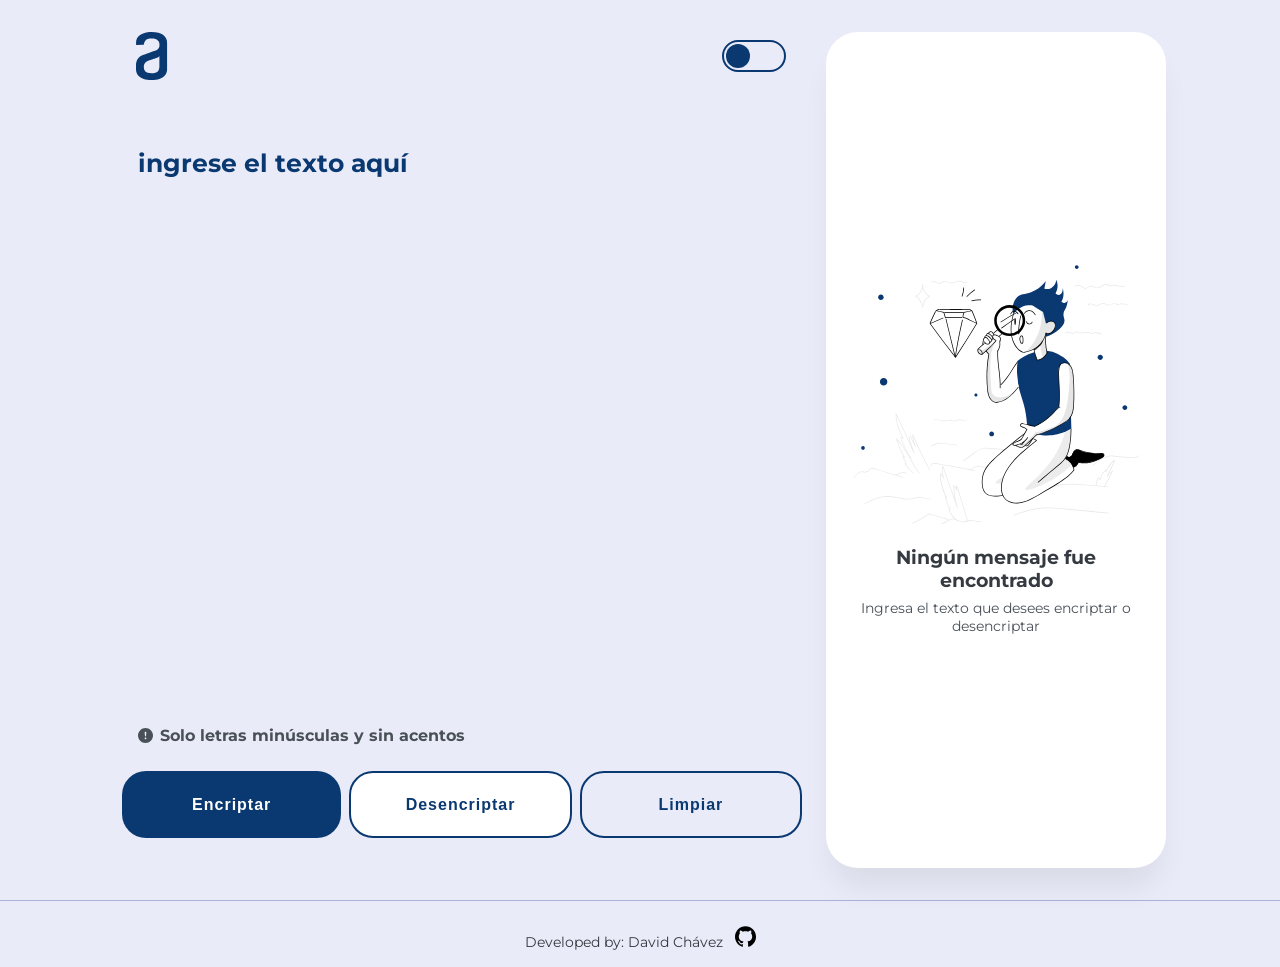
<file: index.html>
<!DOCTYPE html>
<html lang="es">
<head>
    <meta charset="UTF-8">
    <meta http-equiv="X-UA-Compatible" content="IE=edge">
    <meta name="viewport" content="width=device-width, initial-scale=1.0">
    <link rel="stylesheet" href="style_responsive.css">
    <link rel="preconnect" href="https://fonts.googleapis.com">
    <link rel="preconnect" href="https://fonts.gstatic.com" crossorigin>
    <link href="https://fonts.googleapis.com/css2?family=Montserrat:wght@300&display=swap" rel="stylesheet">
    <link rel="icon" type="image/png" href="img_svg/Logo.png">
    <title>Encriptador</title>
</head>
<body>
    <div class="conteiner">
        <main>
            <header>
                <svg width="120" height="48" viewBox="0 0 120 48" fill="none" xmlns="http://www.w3.org/2000/svg">
                    <path fill-rule="evenodd" clip-rule="evenodd" d="M67.3958 23.6529C67.3524 23.9311 67.2466 24.1959 67.0863 24.4275C66.926 24.659 66.7154 24.8512 66.4703 24.9898C65.9766 25.3086 65.5447 25.468 65.1077 25.6274C64.177 25.9488 63.1974 26.2702 62.1613 26.643C61.0687 27.0157 60.0891 27.3885 59.215 27.6585C58.1249 28.0313 57.0888 28.3526 56.1041 28.7254C55.3633 29.0425 54.6674 29.4556 54.0345 29.9544C53.4458 30.4877 52.9321 31.0983 52.5073 31.7695C52.0703 32.515 51.7952 33.4766 51.7952 34.5975C51.7952 36.842 52.3402 38.5491 53.4329 39.6161C54.523 40.7396 56.5438 41.2718 59.5389 41.2718C62.5933 41.2718 64.6655 40.6856 65.7607 39.5107C66.8482 38.3357 67.3932 36.6826 67.3932 34.5487V23.6529H67.3958ZM59.5415 0C64.8891 0 68.815 1.01553 71.3217 3.09802C73.831 5.12908 75.0856 7.74119 75.0856 10.8366V37.2148C75.0856 38.2817 74.8696 39.4567 74.4891 40.737C74.1035 42.0225 73.3425 43.1949 72.1418 44.2592C70.9977 45.3313 69.4166 46.2389 67.3984 46.933C65.3802 47.6272 62.7629 48 59.5441 48C56.3304 48 53.708 47.6272 51.6923 46.933C49.6767 46.2389 48.093 45.3313 46.9489 44.2592C45.8846 43.3001 45.0783 42.089 44.6042 40.737C44.2185 39.4592 44 38.2843 44 37.2174V33.001C44 30.7565 44.599 28.674 45.7997 26.8563C47.0003 24.9898 48.6894 23.7095 50.8722 22.9073C51.9623 22.5345 53.2169 22.1618 54.6335 21.681C56.0527 21.1976 57.3588 20.7169 58.6699 20.2927C59.9811 19.8633 61.1252 19.434 62.1048 19.0586C62.6959 18.8221 63.2963 18.6094 63.9044 18.421L64.8866 17.9402C65.2722 17.7268 65.6501 17.4055 66.0332 16.9787C66.4137 16.5545 66.7402 16.0737 67.0153 15.5389C67.306 14.9599 67.4557 14.3203 67.4524 13.6724V11.9627C67.4564 11.3361 67.3249 10.716 67.0667 10.145C66.8508 9.5023 66.4137 8.91612 65.8147 8.38393C65.2156 7.84917 64.3955 7.42239 63.416 7.09845C62.4338 6.78222 61.1278 6.62025 59.6521 6.62025C56.5977 6.62025 54.5795 7.21157 53.4894 8.43535C52.5639 9.50488 52.0189 10.8392 51.9109 12.3329C51.9109 12.6543 51.6383 12.8677 51.3093 12.8677L44.6582 12.9757C44.5002 12.9764 44.3483 12.9146 44.2356 12.8039C44.123 12.6931 44.0586 12.5423 44.0566 12.3844V10.8418C44.0566 9.3429 44.3317 7.95458 44.9307 6.62025C45.5323 5.28334 46.4604 4.16497 47.7125 3.20086C48.9671 2.24189 50.6048 1.44231 52.5665 0.907552C54.4767 0.26481 56.8214 0 59.5466 0H59.5415Z" fill="#0A3871"/>
                </svg>
                <label class="switch">
                    <input type="checkbox" class="switchB">
                    <span class="slider"></span>
                </label>
            </header>
            <section class="text-input">
                <textarea class="enter-text" id="enter-text" placeholder="Ingrese el texto aquí"></textarea>
                <p class="ad"><img src="img_svg/bi_exclamation-circle-fill.svg" alt="!">Solo letras minúsculas y sin acentos</p>
            </section>
            <section class="buttons-encrypt">
                <button class="btn en" id="btn-en">Encriptar</button>
                <button class="btn de" id="btn-de">Desencriptar</button>
                <button class="btn cln" id="btn-cln">Limpiar</button>
            </section>
            <section class="result-output">
                <div class="white-block" id="block">
                    <img class="img-boy" id="img-boy" src="img_svg/Muñeco.svg" alt="boy">
                    <h3>Ningún mensaje fue encontrado</h3>
                    <p>Ingresa el texto que desees encriptar o desencriptar</p>
                </div>
                <div class="white-block" id="decrypt"></div>
            </section>
        </main>
    </div>
    <footer class="developed">
        <p>
            Developed by: David Chávez
            <a href="https://github.com/Eden-d3v" target="_blank">
                <img src="img_svg/github.svg" alt="GitHub logo" class="img-github">
            </a>
        </p>
    </footer>
    <script src="script_responsive.js"></script>
</body>
</html>
</file>
<file: style_responsive.css>
* {
    margin: 0;
    padding: 0;
    box-sizing: border-box;
}

:root {
    --btn-de:#FFFFFF;
    --dark-blue-300:#0A3871;
    --dark-blue-300-textArea:#0A3871;
    --gray-400:#495057;
    --gray-400-result:#495057;
    --gray-500:#343A40;
    --light-blue-300:#E9ECF8;
    --light-blue-400:#AAB2D5;
    --light-blue-500:#757FB2;
    --white:#FFFFFF;
    --white-text:#FFFFFF;
    --border-blue:#0974f1;
}

body {
    background: var(--light-blue-300);
    font-family: 'Montserrat', sans-serif;
}

main {
    display: flex;
    flex-direction: column;
    margin: 0 auto;
    padding: 19px;
    gap: 20px;
}

header {
    position: relative;
    height: fit-content;
}

header > svg {
    margin-left: -30px;
}

svg > path {
    fill: var(--dark-blue-300);
}

/* dark mode styles */
.dark-mode {
    --btn-de:#3A4F50;
    --light-blue-300:#1B2223;
    --light-blue-400:#3A4F50;
    --white:#3A4F50;
    --dark-blue-300:#0EF6CC;
    --dark-blue-300-textArea:#0EF6CC;
    --white-text:#1B2223;
    --gray-400:#3A4F50;
    --gray-400-result:#10b496;
    --gray-500:#0EF6CC;
    --border-blue:#0EF6CC;
}
/* switch desing for dark mode */
.switch {
    font-size: 17px;
    position: absolute;
    top: 8px;
    right: 16px;
    width: 64px; 
    height: 32px; 
}

.switch input {
    opacity: 0;
    width: 0;
    height: 0;
}

.slider {
    position: absolute;
    cursor: pointer;
    inset: 0;
    border: 2px solid var(--dark-blue-300);
    border-radius: 50px;
    transition: all 0.4s cubic-bezier(0.175, 0.885, 0.32, 1.275);
}
  
.slider:before {
    position: relative;
    display: inline-block;
    content: "";
    height: 24px; 
    width: 24px; 
    left: 2px; 
    bottom: -2px;
    background-color: var(--dark-blue-300);
    border-radius: inherit;
    transition: all 0.4s cubic-bezier(0.23, 1, 0.320, 1);
}
  
.switch input:checked + .slider {
    box-shadow: 0 0 20px var(--border-blue);
    border: 2px solid var(--border-blue);
}
  
.switch input:checked + .slider:before {
    transform: translateX(32px); 
}
/* here ends switch desing for dark mode */
/* section styles */
.text-input {
    padding: 16px 16px 0;
}

textarea::placeholder{
    color: var(--dark-blue-300-textArea);
}

.enter-text {
    background-color: transparent;
    color: var(--dark-blue-300);
    resize: none;
    border: none;
    outline: none;
    font-family: 'Montserrat', sans-serif;
    font-size: 25px;
    font-weight: bold;
    text-transform: lowercase;
    width: 100%;
    min-height: 260px;
    height: auto;
}

.ad img {
    height: 15px;
}

.ad {
    display: flex;
    align-items: center;
    color: var(--gray-400);
    font-size: 16px;
    font-weight: bold;
    gap: 7px;
}

.buttons-encrypt {
    display: flex;
    flex-direction: column;
    gap: 16.7px;    
    margin: 0 8px;
}

.btn {
    border-radius: 24px;
    border: none;
    font-size: 16px;
    font-weight: bold;
    letter-spacing: 1px;
    width: 100%;
    height: 67px;
    padding: 24px;
    cursor: pointer;
    /*Definir animación despúes*/
}

.btn:hover, .btn:focus {
    border-color: auto;
    box-shadow: rgba(0, 0, 0, 0.1) 0 4px 12px;
    color: auto;
}

.btn:hover {
    transform: translateY(-1px);
}

.btn:active {
    background-color: auto;
    border-color: rgba(0, 0, 0, 0.15);
    box-shadow: rgba(0, 0, 0, 0.06) 0 2px 4px;
    color: auto;
    transform: translateY(0);
}


.en {
    background: var(--dark-blue-300);
    color: var(--white-text);
}

.de {
    background: var(--btn-de);
    color: var(--dark-blue-300);
    border: 2px solid var(--dark-blue-300);
}

.cln {
    background: var(--light-blue-300);
    color: var(--dark-blue-300);
    border: 2px solid var(--dark-blue-300);
}

.copiar {
    background: var(--btn-de);
    color: var(--dark-blue-300);
    border: 2px solid var(--dark-blue-300);
}
/* section styles right */
.white-block {
    background-color: var(--white);
    border-radius: 32px;
    box-shadow: 0px 24px 32px -8px rgba(0, 0, 0, 0.08);
    color: var(--gray-400);
    min-height: 170px;
    max-width: 100%;
    margin: 18px 8px 0;
    padding: 32px 48px;
    text-align: center;
    word-wrap: break-word; 
}

.img-boy {
    display: none;
}

.white-block h3 {
    font-weight: bold;
    color: var(--gray-500);
}

.white-block p {
    color: var(--gray-400-result);
    font-size: 14px;
    margin-top: 16px;
}

#decrypt {
    display: none;
    text-align: start;
}

#decrypt > p {
    color: var(--gray-400-result);
    font-size: 25px;
    margin-bottom: 32px;
    font-weight: bold;
}

.developed {
    display: flex;
    align-items: center;
    justify-content: center;
    text-align: center;
    border-top: 1px solid var(--light-blue-400);
    color: var(--gray-500);
    font-size: 14px;
    padding: 25px 16px 16px;
    bottom: 0;
}

.img-github {
    width: 21px;
    margin-left: 8px;
}

/* responsive */
@media (min-width: 630px) {
    main {
        gap: 2.5rem;
        padding: 2rem;
    }
    header > img {
        margin: 0 0 0 -1.88rem;
    }
    .text-input {
        padding: 1.5rem 1.2rem 0;
    }
    .enter-text {
        min-height: 490px;
        letter-spacing: -1px;
        line-height: 2.5rem;
    }
    .buttons-encrypt {
        flex-direction: row;
        justify-content: space-around;
        margin: 0;
    }
}
@media (min-width: 920px) {
    .conteiner {
        display: flex;
        align-items: center;
        justify-content: center;
        height: 100vh;
    }
    main {
        height: 100vh;
        max-height: 900px;
        max-width: 1100px;
        display: grid;
        grid-template-columns: 2fr 1fr;
        grid-template-rows: 1fr 4fr 2fr;
        gap: 1rem;
    }
    header {
        grid-column: 1/2;
        grid-row: 1/2;
    }
    header > img {
        margin: 0 0 0 -2rem;
    }
    .text-input {
        height: 90%;
        grid-column: 1/2;
        grid-row: 2/4;
        padding: 0 0 0 1rem;
    }
    .enter-text {
        min-height: 105%;
        letter-spacing: 0px;
        line-height: 2.1rem;
    }
    .buttons-encrypt {
        margin-bottom: 30px;
        justify-content: center;
        grid-column: 1/2;
        grid-row: 4/6;
        gap: 0.5rem;
    }
    .btn {
        padding: 1.2rem;
        width: 100%;
    }
    .result-output {
        grid-column: 2/3;
        grid-row: 1/6;
        max-width: 340px;
    }
    #block {
        margin: 0 0 0 0.5rem;
        padding: 1.7rem;
        height: 100%;
        display: flex;
        flex-direction: column;
        justify-content: center;
        align-items: center;
        gap: 1.4rem;
        width: 100%;
    }
    #block > p {
        margin-top: -1rem;
    }
    .img-boy {
        display: block;
        width: 100%;
        fill: var(--light-blue-500);
    }
    #decrypt {
        margin: 0;
        height: 100%;
        width: 340px;
    }
}
</file>
